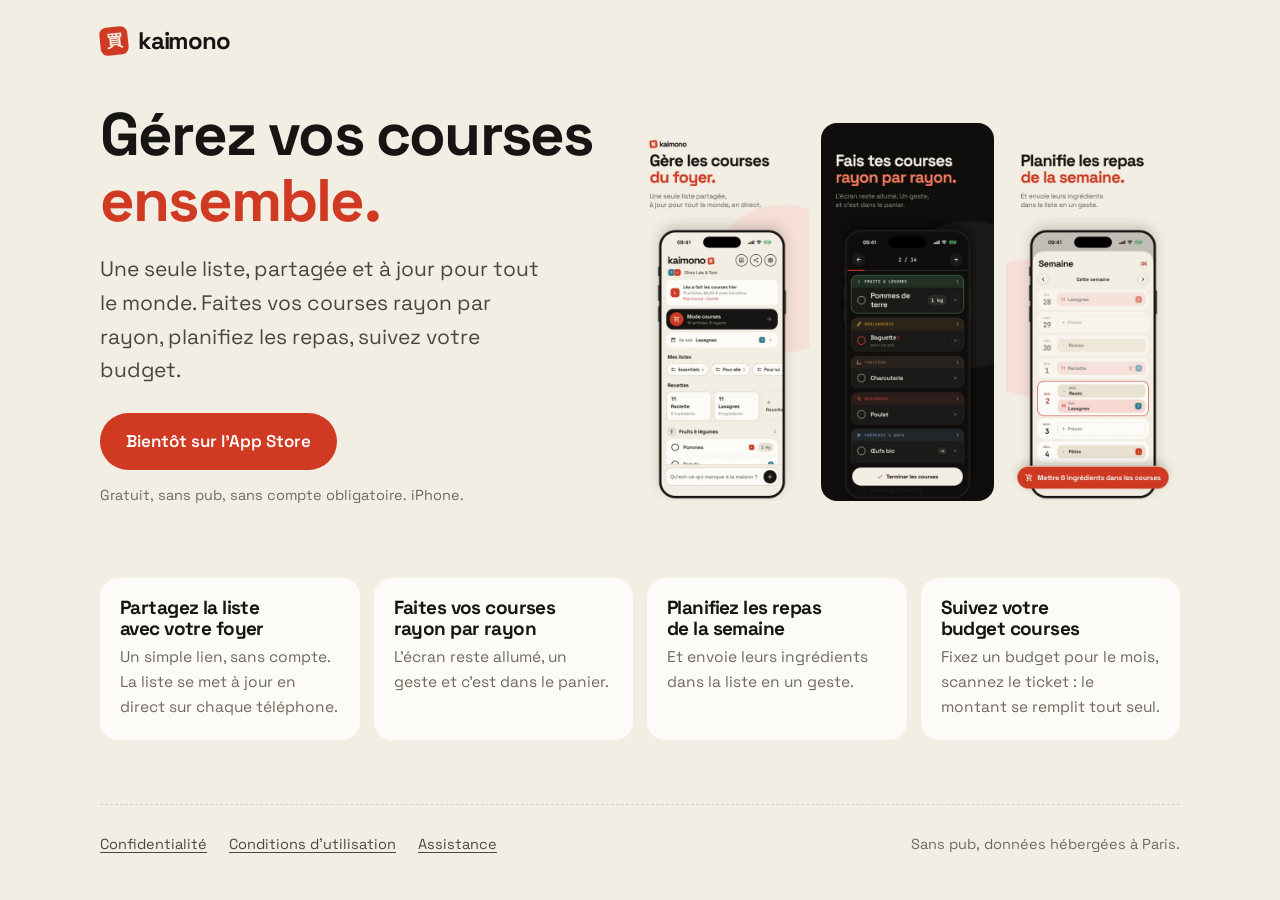
<file: index.html>
<!doctype html>
<html lang="fr">
<head>
<meta charset="utf-8">
<meta name="viewport" content="width=device-width, initial-scale=1, viewport-fit=cover">
<title>kaimono, liste de courses</title>
<meta name="description" content="kaimono, la liste de courses partagée du foyer. Gratuit et sans pub.">
<meta name="theme-color" content="#F3EEE3" media="(prefers-color-scheme: light)">
<meta name="theme-color" content="#151412" media="(prefers-color-scheme: dark)">
<link rel="icon" href="assets/icon.png">
<link rel="apple-touch-icon" href="assets/icon.png">
<link rel="preconnect" href="https://fonts.googleapis.com">
<link rel="preconnect" href="https://fonts.gstatic.com" crossorigin>
<link rel="stylesheet" href="https://fonts.googleapis.com/css2?family=JetBrains+Mono:wght@500;700&family=Space+Grotesk:wght@400;500;600;700&display=swap">
<link rel="stylesheet" href="assets/style.css">
</head>
<body>
<header class="bar">
  <a class="brand" href=""><span class="seal" aria-hidden="true">買</span>kaimono</a>
</header>
<main class="wide">

<section class="hero">
  <div class="hero-text">
    <h1>Gérez vos courses <em>ensemble.</em></h1>
    <p class="lede">Une seule liste, partagée et à jour pour tout le monde. Faites vos courses rayon par rayon, planifiez les repas, suivez votre budget.</p>
    <span class="cta soon">Bientôt sur l’App Store</span>
    <p class="small">Gratuit, sans pub, sans compte obligatoire. iPhone.</p>
  </div>
  <div class="shots">
    <img src="assets/01-foyer.jpg" alt="Gérez vos courses ensemble" width="450" height="978">
    <img src="assets/03-rayons.jpg" alt="Faites vos courses rayon par rayon" width="450" height="978">
    <img src="assets/04-repas.jpg" alt="Planifiez les repas de la semaine" width="450" height="978">
  </div>
</section>
<section class="features">
  <div><h3>Partagez la liste avec votre foyer</h3><p>Un simple lien, sans compte. La liste se met à jour en direct sur chaque téléphone.</p></div>
  <div><h3>Faites vos courses rayon par rayon</h3><p>L’écran reste allumé, un geste et c’est dans le panier.</p></div>
  <div><h3>Planifiez les repas de la semaine</h3><p>Et envoie leurs ingrédients dans la liste en un geste.</p></div>
  <div><h3>Suivez votre budget courses</h3><p>Fixez un budget pour le mois, scannez le ticket : le montant se remplit tout seul.</p></div>
</section>

</main>
<footer class="foot">
  <a href="confidentialite/">Confidentialité</a>
  <a href="cgu/">Conditions d’utilisation</a>
  <a href="assistance/">Assistance</a>
  <span>Sans pub, données hébergées à Paris.</span>
</footer>
</body>
</html>
</file>
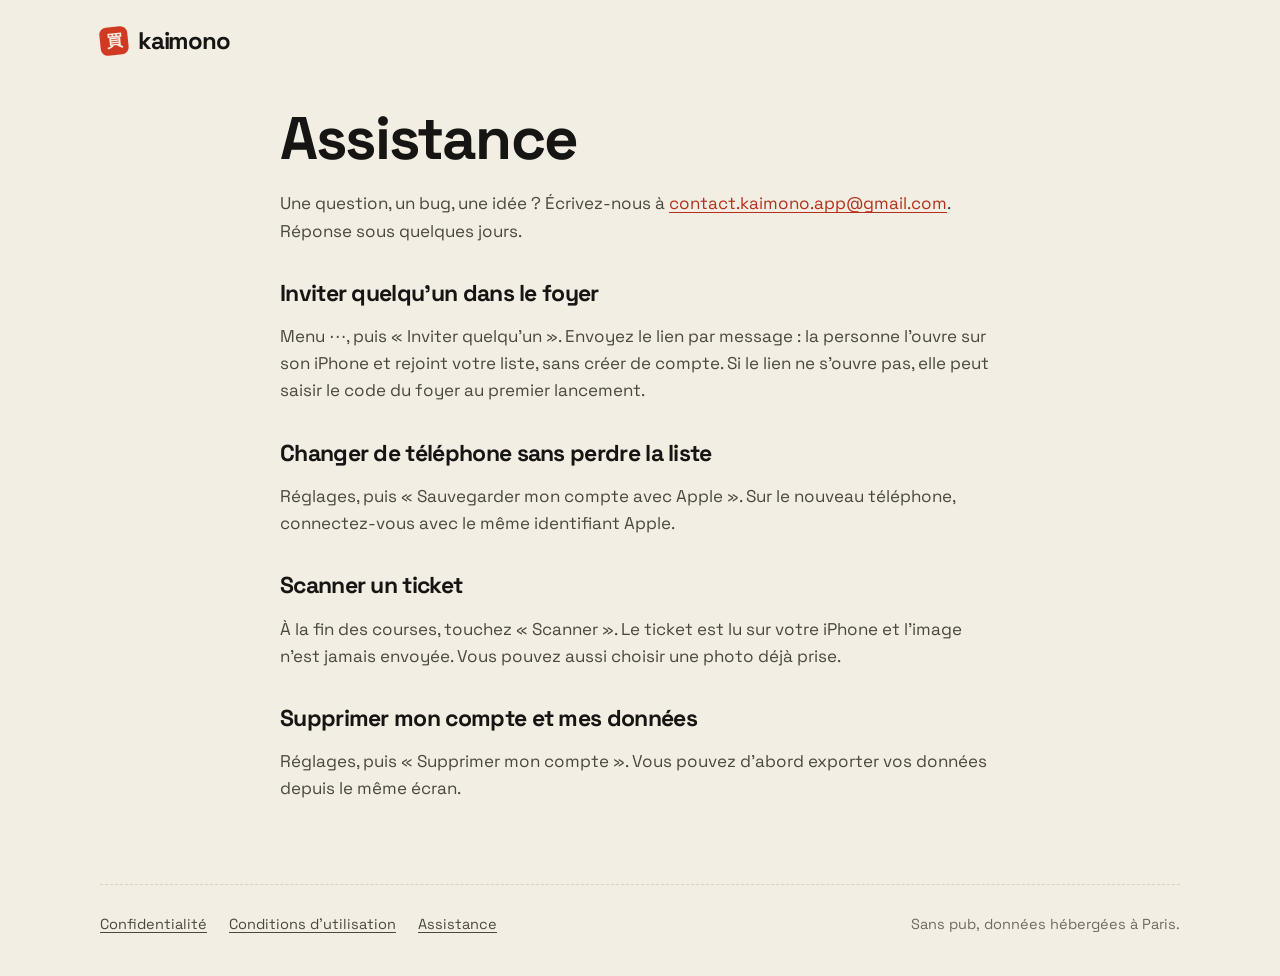
<file: assistance/index.html>
<!doctype html>
<html lang="fr">
<head>
<meta charset="utf-8">
<meta name="viewport" content="width=device-width, initial-scale=1, viewport-fit=cover">
<title>Assistance kaimono</title>
<meta name="description" content="Aide et contact pour kaimono.">
<meta name="theme-color" content="#F3EEE3" media="(prefers-color-scheme: light)">
<meta name="theme-color" content="#151412" media="(prefers-color-scheme: dark)">
<link rel="icon" href="../assets/icon.png">
<link rel="apple-touch-icon" href="../assets/icon.png">
<link rel="preconnect" href="https://fonts.googleapis.com">
<link rel="preconnect" href="https://fonts.gstatic.com" crossorigin>
<link rel="stylesheet" href="https://fonts.googleapis.com/css2?family=JetBrains+Mono:wght@500;700&family=Space+Grotesk:wght@400;500;600;700&display=swap">
<link rel="stylesheet" href="../assets/style.css">
</head>
<body>
<header class="bar">
  <a class="brand" href="../"><span class="seal" aria-hidden="true">買</span>kaimono</a>
</header>
<main class="doc">

<h1>Assistance</h1>
<p>Une question, un bug, une idée ? Écrivez-nous à <a href="mailto:contact.kaimono.app@gmail.com">contact.kaimono.app@gmail.com</a>. Réponse sous quelques jours.</p>
<h2>Inviter quelqu’un dans le foyer</h2>
<p>Menu ⋯, puis « Inviter quelqu’un ». Envoyez le lien par message : la personne l’ouvre sur son iPhone et rejoint votre liste, sans créer de compte. Si le lien ne s’ouvre pas, elle peut saisir le code du foyer au premier lancement.</p>
<h2>Changer de téléphone sans perdre la liste</h2>
<p>Réglages, puis « Sauvegarder mon compte avec Apple ». Sur le nouveau téléphone, connectez-vous avec le même identifiant Apple.</p>
<h2>Scanner un ticket</h2>
<p>À la fin des courses, touchez « Scanner ». Le ticket est lu sur votre iPhone et l’image n’est jamais envoyée. Vous pouvez aussi choisir une photo déjà prise.</p>
<h2>Supprimer mon compte et mes données</h2>
<p>Réglages, puis « Supprimer mon compte ». Vous pouvez d’abord exporter vos données depuis le même écran.</p>

</main>
<footer class="foot">
  <a href="../confidentialite/">Confidentialité</a>
  <a href="../cgu/">Conditions d’utilisation</a>
  <a href="../assistance/">Assistance</a>
  <span>Sans pub, données hébergées à Paris.</span>
</footer>
</body>
</html>
</file>
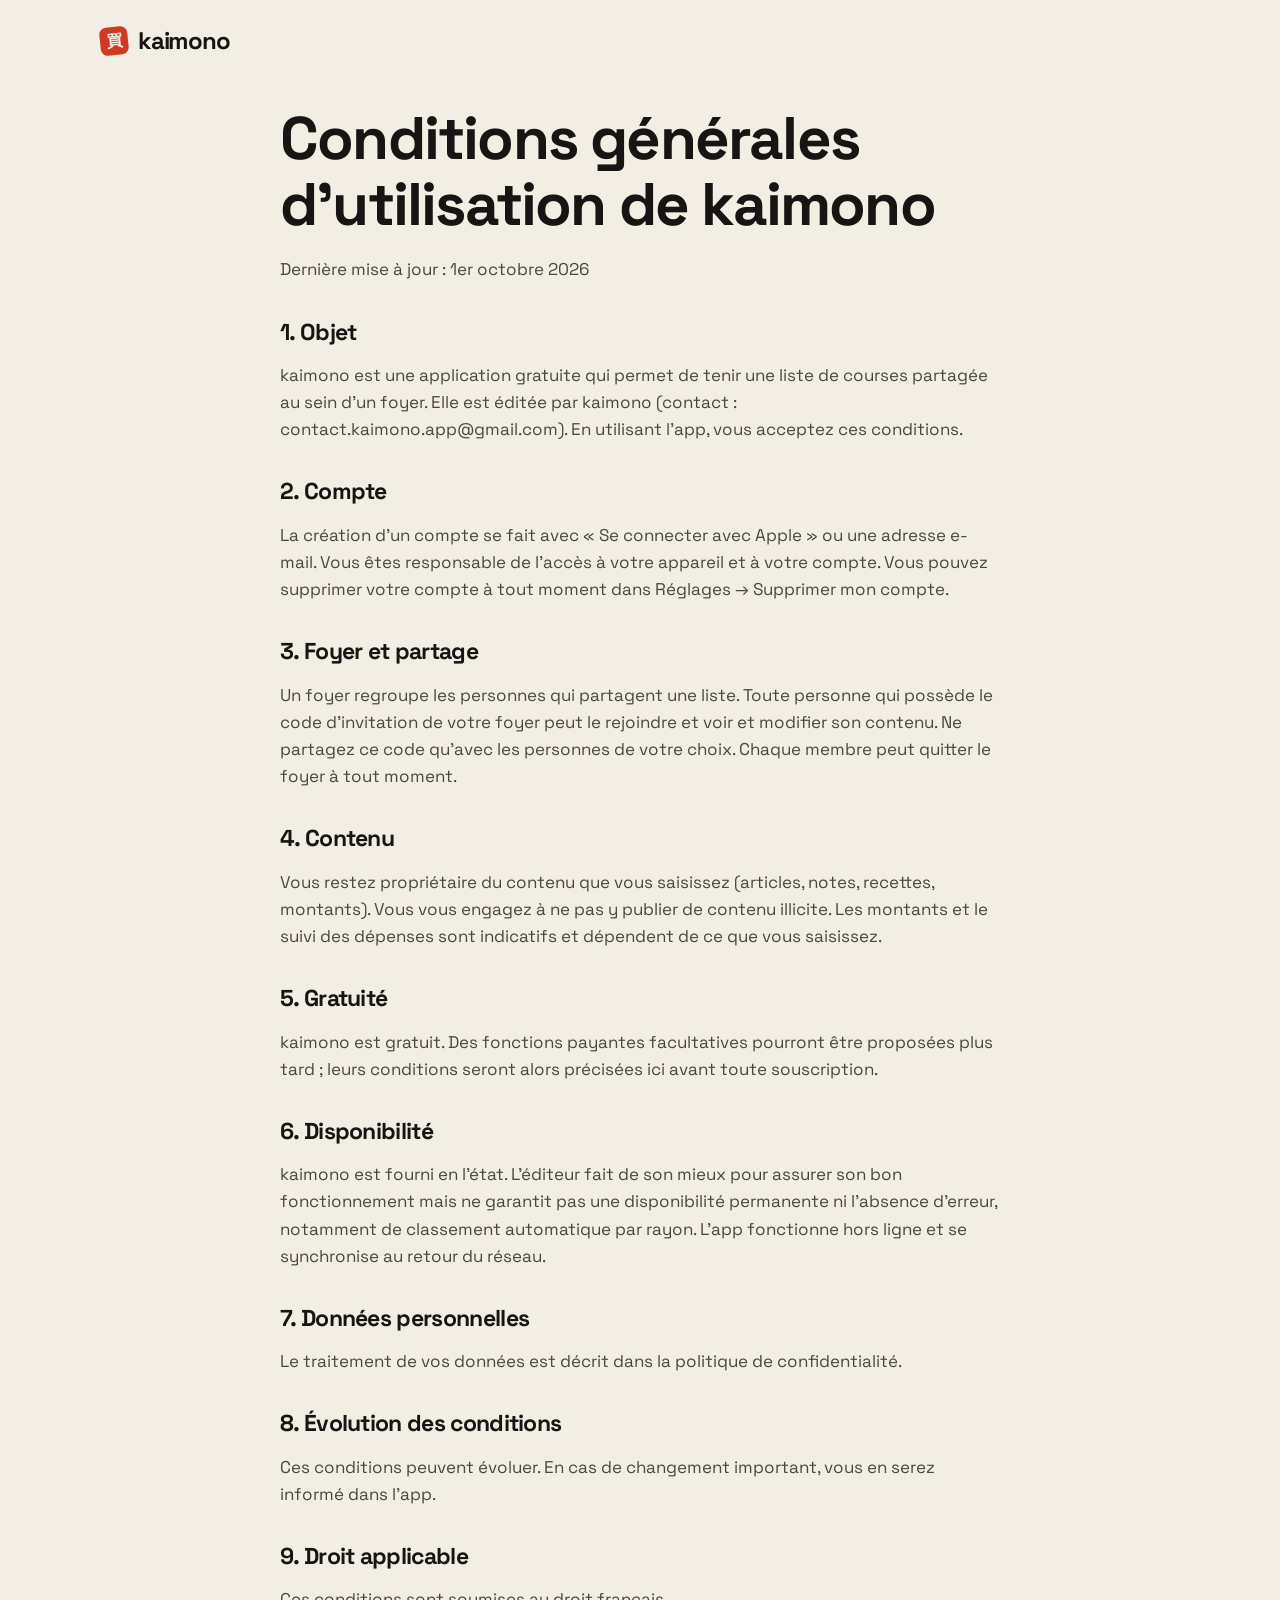
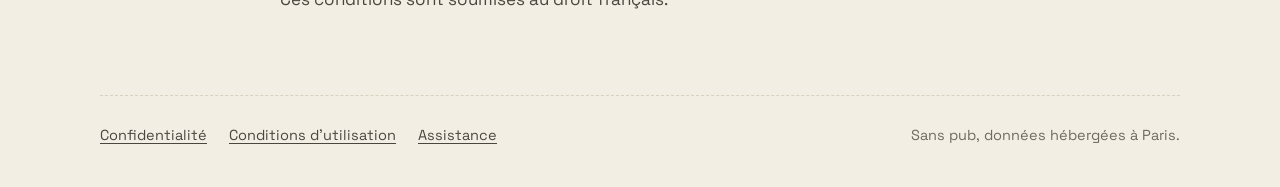
<file: cgu/index.html>
<!doctype html>
<html lang="fr">
<head>
<meta charset="utf-8">
<meta name="viewport" content="width=device-width, initial-scale=1, viewport-fit=cover">
<title>Conditions générales d&#x27;utilisation de kaimono</title>
<meta name="description" content="Conditions générales d&#x27;utilisation de kaimono">
<meta name="theme-color" content="#F3EEE3" media="(prefers-color-scheme: light)">
<meta name="theme-color" content="#151412" media="(prefers-color-scheme: dark)">
<link rel="icon" href="../assets/icon.png">
<link rel="apple-touch-icon" href="../assets/icon.png">
<link rel="preconnect" href="https://fonts.googleapis.com">
<link rel="preconnect" href="https://fonts.gstatic.com" crossorigin>
<link rel="stylesheet" href="https://fonts.googleapis.com/css2?family=JetBrains+Mono:wght@500;700&family=Space+Grotesk:wght@400;500;600;700&display=swap">
<link rel="stylesheet" href="../assets/style.css">
</head>
<body>
<header class="bar">
  <a class="brand" href="../"><span class="seal" aria-hidden="true">買</span>kaimono</a>
</header>
<main class="doc">
<h1>Conditions générales d'utilisation de kaimono</h1>
<p>Dernière mise à jour : 1er octobre 2026</p>
<h2>1. Objet</h2>
<p>kaimono est une application gratuite qui permet de tenir une liste de courses partagée au sein d'un foyer. Elle est éditée par kaimono (contact : contact.kaimono.app@gmail.com). En utilisant l'app, vous acceptez ces conditions.</p>
<h2>2. Compte</h2>
<p>La création d'un compte se fait avec « Se connecter avec Apple » ou une adresse e-mail. Vous êtes responsable de l'accès à votre appareil et à votre compte. Vous pouvez supprimer votre compte à tout moment dans Réglages → Supprimer mon compte.</p>
<h2>3. Foyer et partage</h2>
<p>Un foyer regroupe les personnes qui partagent une liste. Toute personne qui possède le code d'invitation de votre foyer peut le rejoindre et voir et modifier son contenu. Ne partagez ce code qu'avec les personnes de votre choix. Chaque membre peut quitter le foyer à tout moment.</p>
<h2>4. Contenu</h2>
<p>Vous restez propriétaire du contenu que vous saisissez (articles, notes, recettes, montants). Vous vous engagez à ne pas y publier de contenu illicite. Les montants et le suivi des dépenses sont indicatifs et dépendent de ce que vous saisissez.</p>
<h2>5. Gratuité</h2>
<p>kaimono est gratuit. Des fonctions payantes facultatives pourront être proposées plus tard ; leurs conditions seront alors précisées ici avant toute souscription.</p>
<h2>6. Disponibilité</h2>
<p>kaimono est fourni en l'état. L'éditeur fait de son mieux pour assurer son bon fonctionnement mais ne garantit pas une disponibilité permanente ni l'absence d'erreur, notamment de classement automatique par rayon. L'app fonctionne hors ligne et se synchronise au retour du réseau.</p>
<h2>7. Données personnelles</h2>
<p>Le traitement de vos données est décrit dans la politique de confidentialité.</p>
<h2>8. Évolution des conditions</h2>
<p>Ces conditions peuvent évoluer. En cas de changement important, vous en serez informé dans l'app.</p>
<h2>9. Droit applicable</h2>
<p>Ces conditions sont soumises au droit français.</p>
</main>
<footer class="foot">
  <a href="../confidentialite/">Confidentialité</a>
  <a href="../cgu/">Conditions d’utilisation</a>
  <a href="../assistance/">Assistance</a>
  <span>Sans pub, données hébergées à Paris.</span>
</footer>
</body>
</html>
</file>
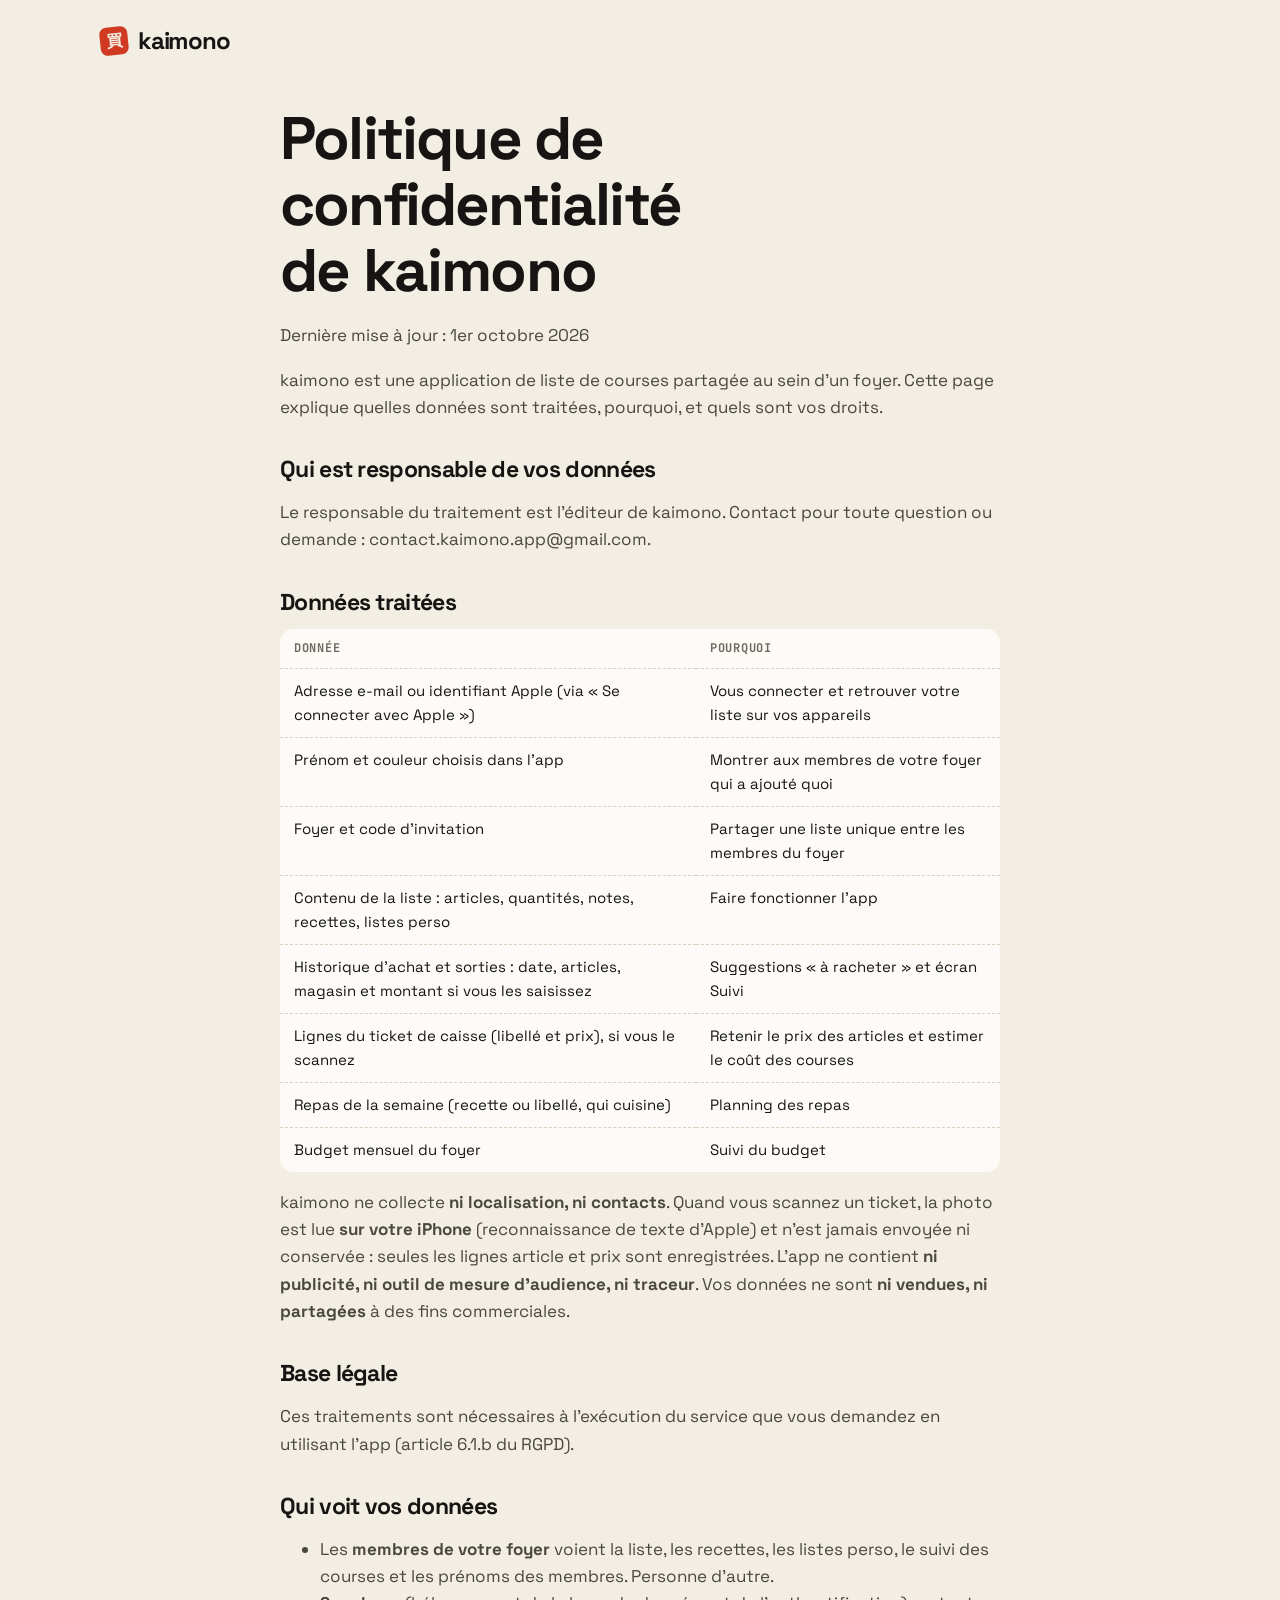
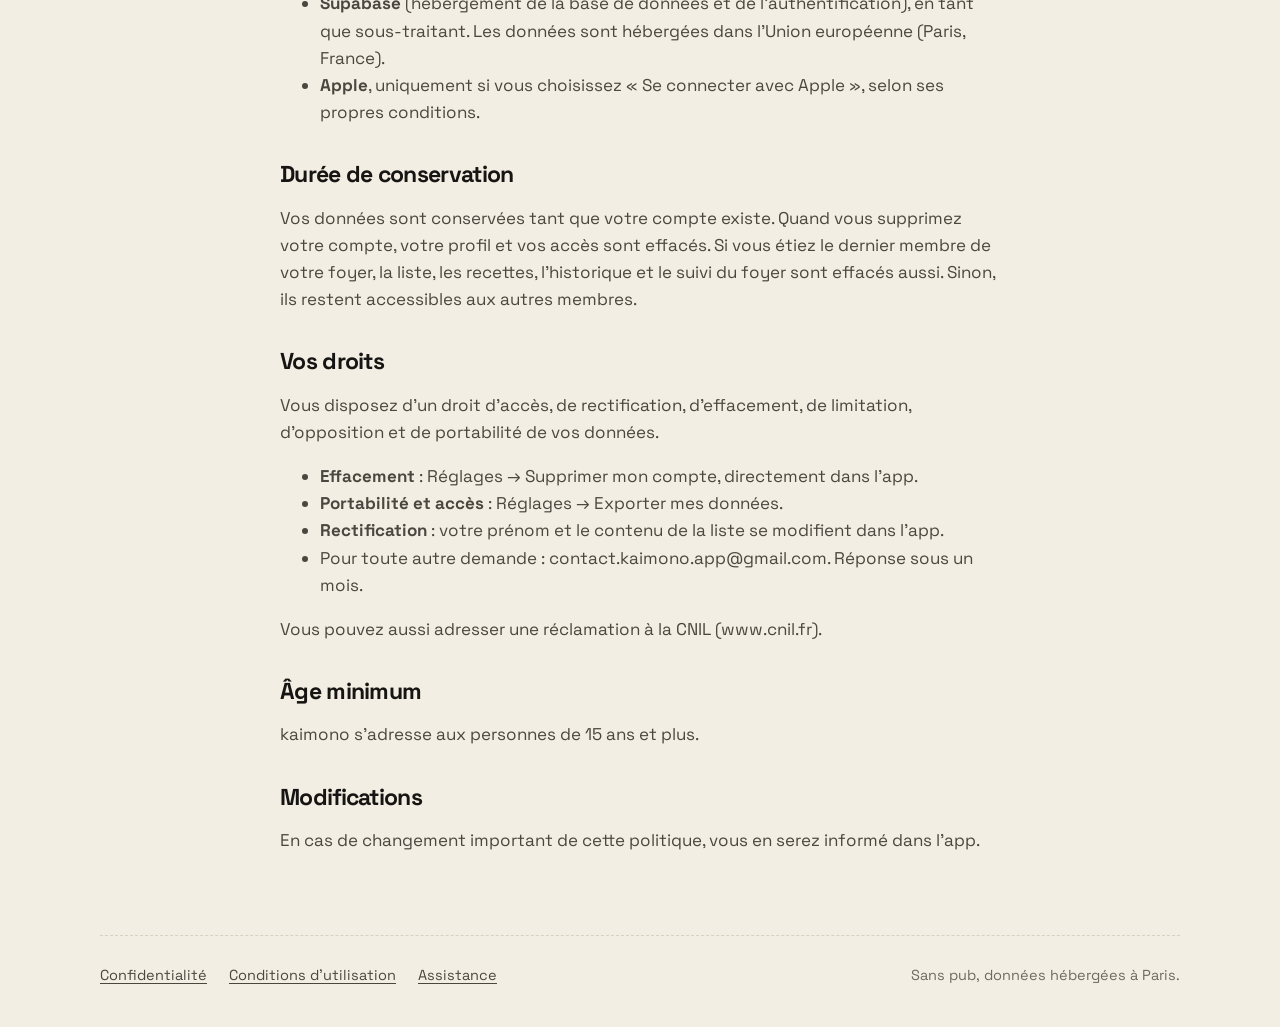
<file: confidentialite/index.html>
<!doctype html>
<html lang="fr">
<head>
<meta charset="utf-8">
<meta name="viewport" content="width=device-width, initial-scale=1, viewport-fit=cover">
<title>Politique de confidentialité de kaimono</title>
<meta name="description" content="Politique de confidentialité de kaimono">
<meta name="theme-color" content="#F3EEE3" media="(prefers-color-scheme: light)">
<meta name="theme-color" content="#151412" media="(prefers-color-scheme: dark)">
<link rel="icon" href="../assets/icon.png">
<link rel="apple-touch-icon" href="../assets/icon.png">
<link rel="preconnect" href="https://fonts.googleapis.com">
<link rel="preconnect" href="https://fonts.gstatic.com" crossorigin>
<link rel="stylesheet" href="https://fonts.googleapis.com/css2?family=JetBrains+Mono:wght@500;700&family=Space+Grotesk:wght@400;500;600;700&display=swap">
<link rel="stylesheet" href="../assets/style.css">
</head>
<body>
<header class="bar">
  <a class="brand" href="../"><span class="seal" aria-hidden="true">買</span>kaimono</a>
</header>
<main class="doc">
<h1>Politique de confidentialité de kaimono</h1>
<p>Dernière mise à jour : 1er octobre 2026</p>
<p>kaimono est une application de liste de courses partagée au sein d'un foyer. Cette page explique quelles données sont traitées, pourquoi, et quels sont vos droits.</p>
<h2>Qui est responsable de vos données</h2>
<p>Le responsable du traitement est l’éditeur de kaimono. Contact pour toute question ou demande : contact.kaimono.app@gmail.com.</p>
<h2>Données traitées</h2>
<div class="table"><table><thead><tr><th>Donnée</th><th>Pourquoi</th></tr></thead><tbody><tr><td>Adresse e-mail ou identifiant Apple (via « Se connecter avec Apple »)</td><td>Vous connecter et retrouver votre liste sur vos appareils</td></tr><tr><td>Prénom et couleur choisis dans l'app</td><td>Montrer aux membres de votre foyer qui a ajouté quoi</td></tr><tr><td>Foyer et code d'invitation</td><td>Partager une liste unique entre les membres du foyer</td></tr><tr><td>Contenu de la liste : articles, quantités, notes, recettes, listes perso</td><td>Faire fonctionner l'app</td></tr><tr><td>Historique d'achat et sorties : date, articles, magasin et montant si vous les saisissez</td><td>Suggestions « à racheter » et écran Suivi</td></tr><tr><td>Lignes du ticket de caisse (libellé et prix), si vous le scannez</td><td>Retenir le prix des articles et estimer le coût des courses</td></tr><tr><td>Repas de la semaine (recette ou libellé, qui cuisine)</td><td>Planning des repas</td></tr><tr><td>Budget mensuel du foyer</td><td>Suivi du budget</td></tr></tbody></table></div>
<p>kaimono ne collecte <strong>ni localisation, ni contacts</strong>. Quand vous scannez un ticket, la photo est lue <strong>sur votre iPhone</strong> (reconnaissance de texte d'Apple) et n'est jamais envoyée ni conservée : seules les lignes article et prix sont enregistrées. L'app ne contient <strong>ni publicité, ni outil de mesure d'audience, ni traceur</strong>. Vos données ne sont <strong>ni vendues, ni partagées</strong> à des fins commerciales.</p>
<h2>Base légale</h2>
<p>Ces traitements sont nécessaires à l'exécution du service que vous demandez en utilisant l'app (article 6.1.b du RGPD).</p>
<h2>Qui voit vos données</h2>
<ul><li>Les <strong>membres de votre foyer</strong> voient la liste, les recettes, les listes perso, le suivi des courses et les prénoms des membres. Personne d'autre.</li><li><strong>Supabase</strong> (hébergement de la base de données et de l'authentification), en tant que sous-traitant. Les données sont hébergées dans l'Union européenne (Paris, France).</li><li><strong>Apple</strong>, uniquement si vous choisissez « Se connecter avec Apple », selon ses propres conditions.</li></ul>
<h2>Durée de conservation</h2>
<p>Vos données sont conservées tant que votre compte existe. Quand vous supprimez votre compte, votre profil et vos accès sont effacés. Si vous étiez le dernier membre de votre foyer, la liste, les recettes, l'historique et le suivi du foyer sont effacés aussi. Sinon, ils restent accessibles aux autres membres.</p>
<h2>Vos droits</h2>
<p>Vous disposez d'un droit d'accès, de rectification, d'effacement, de limitation, d'opposition et de portabilité de vos données.</p>
<ul><li><strong>Effacement</strong> : Réglages → Supprimer mon compte, directement dans l'app.</li><li><strong>Portabilité et accès</strong> : Réglages → Exporter mes données.</li><li><strong>Rectification</strong> : votre prénom et le contenu de la liste se modifient dans l'app.</li><li>Pour toute autre demande : contact.kaimono.app@gmail.com. Réponse sous un mois.</li></ul>
<p>Vous pouvez aussi adresser une réclamation à la CNIL (www.cnil.fr).</p>
<h2>Âge minimum</h2>
<p>kaimono s'adresse aux personnes de 15 ans et plus.</p>
<h2>Modifications</h2>
<p>En cas de changement important de cette politique, vous en serez informé dans l'app.</p>
</main>
<footer class="foot">
  <a href="../confidentialite/">Confidentialité</a>
  <a href="../cgu/">Conditions d’utilisation</a>
  <a href="../assistance/">Assistance</a>
  <span>Sans pub, données hébergées à Paris.</span>
</footer>
</body>
</html>
</file>
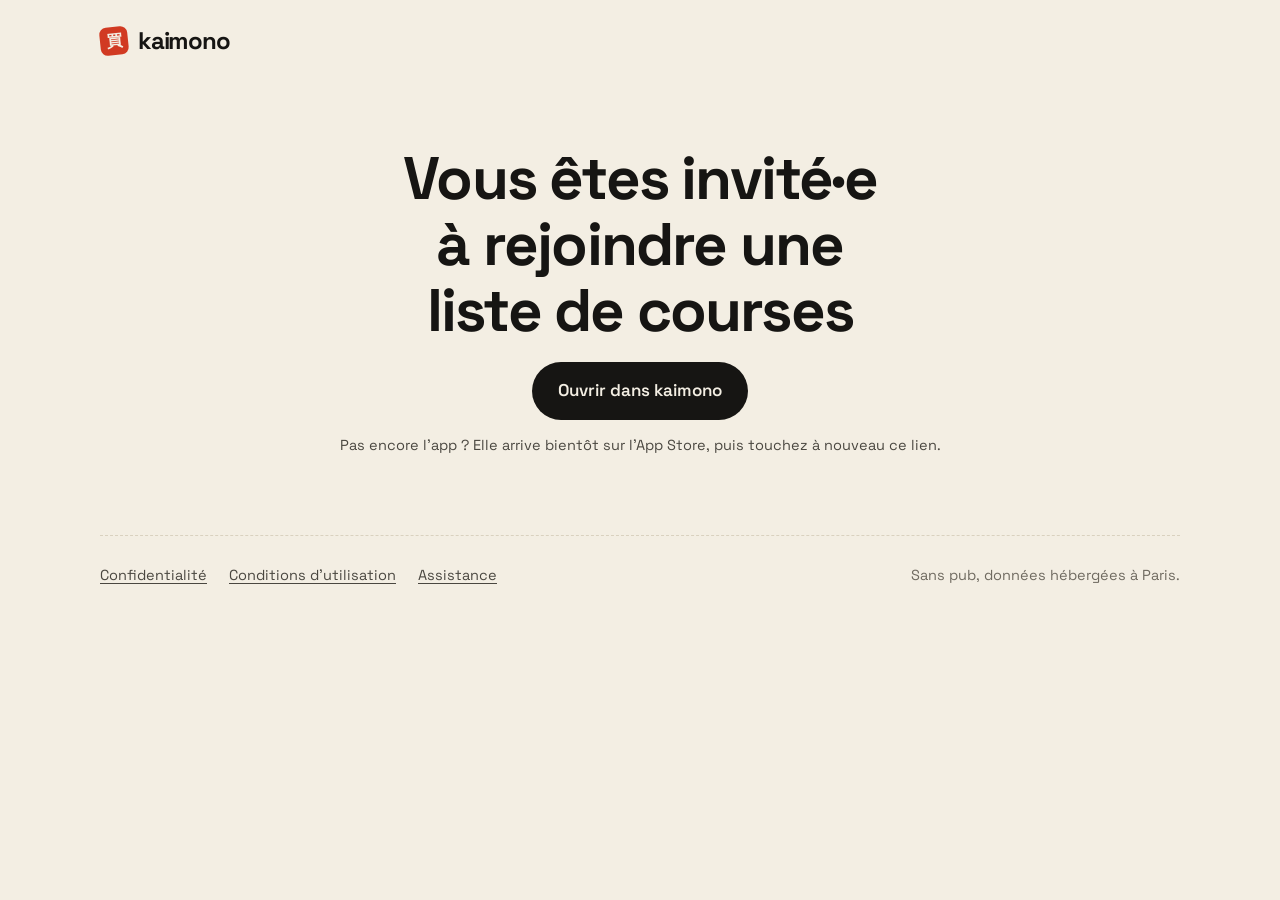
<file: rejoindre/index.html>
<!doctype html>
<html lang="fr">
<head>
<meta charset="utf-8">
<meta name="viewport" content="width=device-width, initial-scale=1, viewport-fit=cover">
<title>Rejoindre un foyer sur kaimono</title>
<meta name="description" content="Ouvrez ce lien sur votre iPhone pour rejoindre la liste de courses du foyer.">
<meta name="theme-color" content="#F3EEE3" media="(prefers-color-scheme: light)">
<meta name="theme-color" content="#151412" media="(prefers-color-scheme: dark)">
<link rel="icon" href="../assets/icon.png">
<link rel="apple-touch-icon" href="../assets/icon.png">
<link rel="preconnect" href="https://fonts.googleapis.com">
<link rel="preconnect" href="https://fonts.gstatic.com" crossorigin>
<link rel="stylesheet" href="https://fonts.googleapis.com/css2?family=JetBrains+Mono:wght@500;700&family=Space+Grotesk:wght@400;500;600;700&display=swap">
<link rel="stylesheet" href="../assets/style.css">
</head>
<body>
<header class="bar">
  <a class="brand" href="../"><span class="seal" aria-hidden="true">買</span>kaimono</a>
</header>
<main class="doc">

<div class="join">
  <h1>Vous êtes invité·e à rejoindre une liste de courses</h1>
  <p class="code" id="code" hidden></p>
  <a class="cta" id="open" href="kaimono://">Ouvrir dans kaimono</a>
  <p class="small">Pas encore l’app ? Elle arrive bientôt sur l’App Store, puis touchez à nouveau ce lien.</p>
</div>
<script>
  (function () {
    var m = location.search.match(/[?&]c=([A-Za-z0-9]{6})/);
    if (!m) return;
    var code = m[1].toUpperCase();
    var url = 'kaimono://join/' + code;
    var open = document.getElementById('open');
    var c = document.getElementById('code');
    open.href = url;
    c.textContent = 'Code du foyer : ' + code;
    c.hidden = false;
    location.href = url;
  })();
</script>

</main>
<footer class="foot">
  <a href="../confidentialite/">Confidentialité</a>
  <a href="../cgu/">Conditions d’utilisation</a>
  <a href="../assistance/">Assistance</a>
  <span>Sans pub, données hébergées à Paris.</span>
</footer>
</body>
</html>
</file>
<file: assets/style.css>
/* Site kaimono : même papier, même encre, même vermillon que l'app. */
:root {
  --paper: #F3EEE3; --card: #FDFBF7; --ink: #161513; --soft: #4A4740; --mute: #6F6A60;
  --line: #D9D1BF; --shu: #D13A22; --shu-ink: #B3301C;
  --sans: "Space Grotesk", ui-sans-serif, system-ui, -apple-system, sans-serif;
  --mono: "JetBrains Mono", ui-monospace, Menlo, monospace;
  color-scheme: light;
}
@media (prefers-color-scheme: dark) {
  :root { --paper: #151412; --card: #1E1C19; --ink: #F1ECE2; --soft: #C9C3B7; --mute: #9B958A; --line: #3A3630; --shu-ink: #F2795C; color-scheme: dark; }
}
* { box-sizing: border-box; }
html, body { margin: 0; }
body { background: var(--paper); color: var(--ink); font: 17px/1.6 var(--sans); -webkit-font-smoothing: antialiased; padding-inline: 20px; }
a { color: var(--shu-ink); text-underline-offset: 3px; }
h1, h2, h3 { letter-spacing: -0.03em; line-height: 1.1; text-wrap: balance; }
h1 { font-size: clamp(34px, 6vw, 60px); margin: 0 0 18px; }
h2 { font-size: 23px; margin: 36px 0 8px; }
h3 { font-size: 19px; margin: 0 0 6px; }
em { font-style: normal; color: var(--shu); }
.bar { max-width: 1080px; margin: 0 auto; padding-block: 22px; }
.brand { display: inline-flex; align-items: center; gap: 10px; font-weight: 700; font-size: 24px; letter-spacing: -0.05em; color: var(--ink); text-decoration: none; }
.seal { width: 28px; height: 28px; border-radius: 7px; background: var(--shu); color: #F3EEE3; display: grid; place-items: center; font-size: 16px; font-weight: 800; transform: rotate(-6deg); font-family: "Hiragino Sans", "Noto Sans JP", sans-serif; }
main.doc { max-width: 720px; margin: 0 auto; padding-block: 24px 64px; }
main.doc p, main.doc li { color: var(--soft); }
main.wide { max-width: 1080px; margin: 0 auto; padding-block: 20px 64px; }
.hero { display: grid; grid-template-columns: minmax(0, 1fr) minmax(0, 1.1fr); gap: 40px; align-items: center; }
.lede { font-size: 21px; color: var(--soft); max-width: 34ch; margin: 0 0 26px; }
.cta { display: inline-block; background: var(--ink); color: var(--paper); text-decoration: none; font-weight: 600; padding: 15px 26px; border-radius: 999px; }
.cta.soon { background: var(--shu); color: #fff; }
.small { color: var(--mute); font-size: 14.5px; margin-top: 14px; }
.shots { display: grid; grid-template-columns: repeat(3, minmax(0, 1fr)); gap: 12px; }
.shots img { width: 100%; height: auto; border-radius: 16px; display: block; }
.features { display: grid; grid-template-columns: repeat(auto-fit, minmax(220px, 1fr)); gap: 14px; margin-top: 56px; }
.features div { background: var(--card); border-radius: 18px; padding: 20px; }
.features p { color: var(--mute); margin: 0; font-size: 15.5px; }
.table { overflow-x: auto; background: var(--card); border-radius: 14px; margin: 14px 0; }
table { border-collapse: collapse; width: 100%; font-size: 15px; }
th, td { text-align: left; padding: 10px 14px; border-top: 1px dashed var(--line); vertical-align: top; }
thead th { border-top: 0; font-family: var(--mono); font-size: 12px; text-transform: uppercase; letter-spacing: 0.06em; color: var(--mute); }
code { font-family: var(--mono); font-size: 0.9em; }
.join { text-align: center; padding-top: 40px; }
.join .code { font-family: var(--mono); font-size: 20px; color: var(--ink); }
.foot { max-width: 1080px; margin: 0 auto; padding-block: 28px 40px; border-top: 1px dashed var(--line); display: flex; flex-wrap: wrap; gap: 10px 22px; font-size: 14.5px; color: var(--mute); }
.foot a { color: var(--soft); }
.foot span { margin-left: auto; }
@media (max-width: 760px) {
  .hero { grid-template-columns: 1fr; }
  .foot span { margin-left: 0; }
}
</file>
